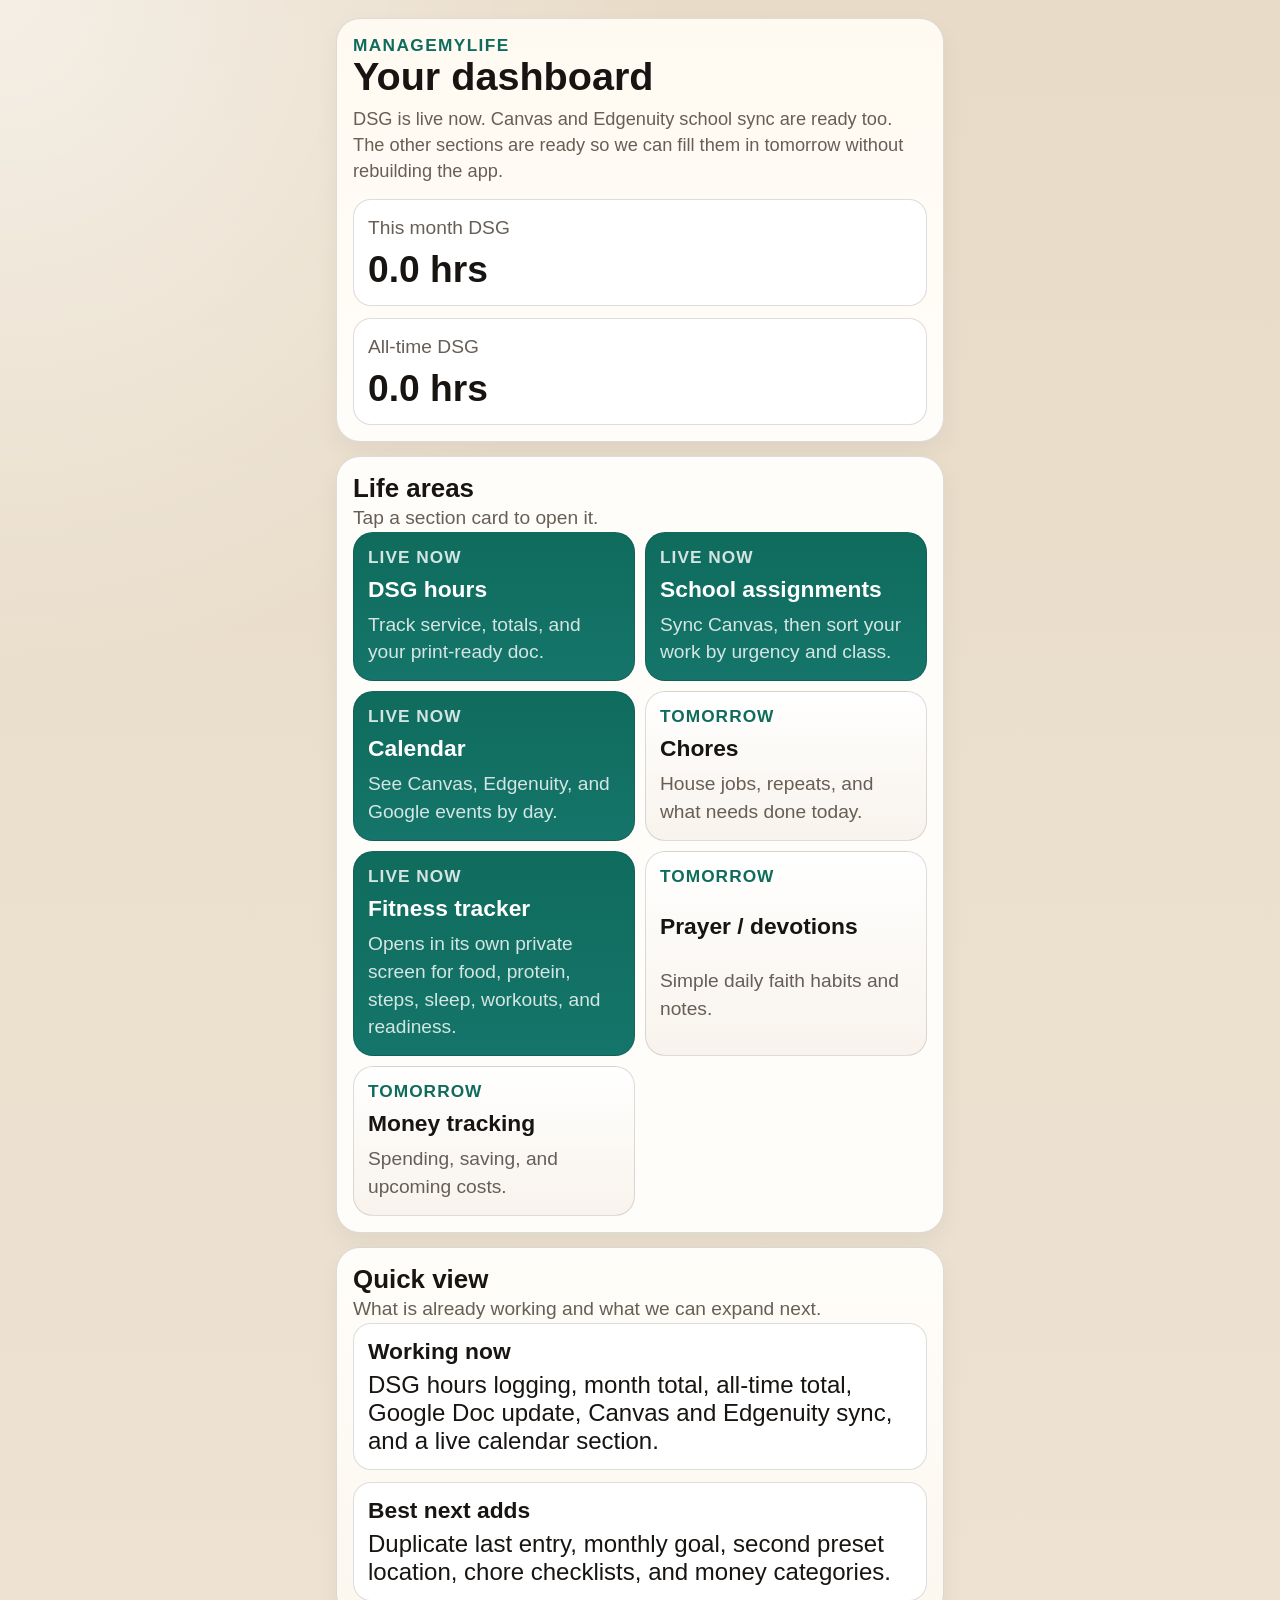
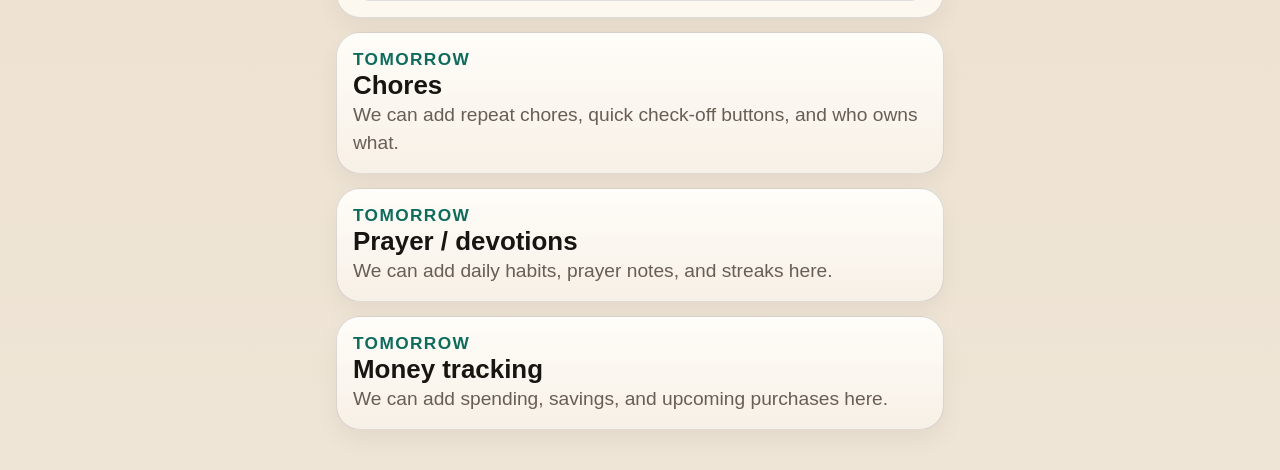
<file: index.html>
<!DOCTYPE html>
<html lang="en">
  <head>
    <meta charset="UTF-8">
    <meta name="viewport" content="width=device-width, initial-scale=1.0, maximum-scale=1.0, user-scalable=no">
    <meta name="theme-color" content="#0f6c5d">
    <meta name="apple-mobile-web-app-capable" content="yes">
    <meta name="apple-mobile-web-app-status-bar-style" content="default">
    <meta name="apple-mobile-web-app-title" content="ManageMyLife">
    <title>ManageMyLife</title>
    <link rel="apple-touch-icon" href="./icon-512.png">
    <link rel="icon" type="image/png" href="./icon-512.png">
    <link rel="manifest" href="./manifest.json">
    <link rel="stylesheet" href="./styles.css">
  </head>
  <body>
    <div class="shell">
      <section class="hero-card">
        <div>
          <p class="eyebrow">ManageMyLife</p>
          <h1>Your dashboard</h1>
          <p class="sub">DSG is live now. Canvas and Edgenuity school sync are ready too. The other sections are ready so we can fill them in tomorrow without rebuilding the app.</p>
        </div>
        <div class="hero-stats">
          <div class="hero-stat">
            <span class="mini">This month DSG</span>
            <strong id="dashboardMonthTotal">0.0 hrs</strong>
          </div>
          <div class="hero-stat">
            <span class="mini">All-time DSG</span>
            <strong id="dashboardOverallTotal">0.0 hrs</strong>
          </div>
        </div>
      </section>

      <section class="card">
        <div class="section-head">
          <div>
            <h2>Life areas</h2>
            <p class="mini">Tap a section card to open it.</p>
          </div>
        </div>
        <div class="dashboard-grid">
          <button class="dashboard-tile active" type="button" data-target="dsgSection">
            <span class="tile-kicker">Live now</span>
            <strong>DSG hours</strong>
            <span class="tile-copy">Track service, totals, and your print-ready doc.</span>
          </button>
          <button class="dashboard-tile active" type="button" data-target="schoolSection">
            <span class="tile-kicker">Live now</span>
            <strong>School assignments</strong>
            <span class="tile-copy">Sync Canvas, then sort your work by urgency and class.</span>
          </button>
          <button class="dashboard-tile active" type="button" data-target="calendarSection">
            <span class="tile-kicker">Live now</span>
            <strong>Calendar</strong>
            <span class="tile-copy">See Canvas, Edgenuity, and Google events by day.</span>
          </button>
          <button class="dashboard-tile" type="button" data-target="choresSection">
            <span class="tile-kicker">Tomorrow</span>
            <strong>Chores</strong>
            <span class="tile-copy">House jobs, repeats, and what needs done today.</span>
          </button>
          <button class="dashboard-tile active" type="button" data-target="fitnessSection">
            <span class="tile-kicker">Live now</span>
            <strong>Fitness tracker</strong>
            <span class="tile-copy">Opens in its own private screen for food, protein, steps, sleep, workouts, and readiness.</span>
          </button>
          <button class="dashboard-tile" type="button" data-target="prayerSection">
            <span class="tile-kicker">Tomorrow</span>
            <strong>Prayer / devotions</strong>
            <span class="tile-copy">Simple daily faith habits and notes.</span>
          </button>
          <button class="dashboard-tile" type="button" data-target="moneySection">
            <span class="tile-kicker">Tomorrow</span>
            <strong>Money tracking</strong>
            <span class="tile-copy">Spending, saving, and upcoming costs.</span>
          </button>
        </div>
      </section>

      <section class="card quick-overview">
        <div class="section-head">
          <div>
            <h2>Quick view</h2>
            <p class="mini">What is already working and what we can expand next.</p>
          </div>
        </div>
        <div class="overview-list">
          <div class="overview-item">
            <strong>Working now</strong>
            <span>DSG hours logging, month total, all-time total, Google Doc update, Canvas and Edgenuity sync, and a live calendar section.</span>
          </div>
          <div class="overview-item">
            <strong>Best next adds</strong>
            <span>Duplicate last entry, monthly goal, second preset location, chore checklists, and money categories.</span>
          </div>
        </div>
      </section>

      <section class="card tracker-card app-screen-section" id="dsgSection" aria-hidden="true" hidden>
        <div class="section-head">
          <div class="screen-head">
            <div>
              <p class="eyebrow">Active section</p>
              <h2>DSG tracker</h2>
              <p class="mini">Log your hours here, then open the Google Doc and print from there.</p>
            </div>
            <button class="btn ghost screen-close-btn" id="closeDsgBtn" type="button">Back to dashboard</button>
          </div>
        </div>

        <div class="totals-stack">
          <div class="total">
            <span class="mini">Current month total</span>
            <strong id="monthTotal">0.0 hrs</strong>
            <span id="monthLabel" class="mini"></span>
          </div>
          <div class="overall">
            <span class="mini">All-time total</span>
            <strong id="overallTotal">0.0 hrs</strong>
            <span class="mini">Everything you have logged so far</span>
          </div>
        </div>

        <div id="errorBox" class="error"></div>
        <div id="statusBox" class="status"></div>

        <div class="stack section-gap" id="appCard">
          <div class="button-stack">
            <button class="btn secondary" id="redeemerBtn" type="button">Use Redeemer Church</button>
            <button class="btn ghost" id="saveProfileBtn" type="button">Save project info</button>
            <a class="btn ghost" id="workingDocLink" href="#" target="_blank" rel="noopener noreferrer">Open Google Doc</a>
          </div>

          <label class="field">Location
            <input id="location" type="text">
          </label>

          <label class="field">Organization
            <input id="organization" type="text">
          </label>

          <label class="field">Description
            <textarea id="description"></textarea>
          </label>

          <label class="field">Date
            <input id="date" type="date">
          </label>

          <div class="control-box">
            <label>Hours
              <input class="hours-value" id="hours" type="text" readonly>
            </label>
            <div class="stepper">
              <button class="step" id="minusBtn" type="button">-</button>
              <div></div>
              <button class="step" id="plusBtn" type="button">+</button>
            </div>
            <div class="chip-grid">
              <button class="chip hour-chip" type="button" data-hours="0.5">0.5</button>
              <button class="chip hour-chip" type="button" data-hours="1">1</button>
              <button class="chip hour-chip" type="button" data-hours="1.5">1.5</button>
              <button class="chip hour-chip" type="button" data-hours="2">2</button>
              <button class="chip hour-chip" type="button" data-hours="2.5">2.5</button>
              <button class="chip hour-chip" type="button" data-hours="3">3</button>
            </div>
          </div>

          <div class="control-box">
            <label>Activity
              <input id="activity" type="text" readonly>
            </label>
            <div class="chip-grid">
              <button class="chip activity-chip" type="button" data-activity="Sunday school service">Sunday school</button>
              <button class="chip activity-chip" type="button" data-activity="Middle school assistant small group leader">Small group</button>
              <button class="chip activity-chip" type="button" data-activity="Chicago missions hamburger fundraiser">Fundraiser</button>
              <button class="chip activity-chip" type="button" data-activity="Church volunteering">General church</button>
            </div>
          </div>

          <div class="button-stack">
            <button class="btn primary" id="saveEntryBtn" type="button">Add hours</button>
            <button class="btn ghost" id="resetBtn" type="button">Reset entry</button>
          </div>

          <p class="notice">This app talks to your Google backend, so your DSG hours still save to Google and keep updating the doc.</p>

          <div class="section-head">
            <div>
              <h2>This month</h2>
              <p class="mini">These entries are the ones being pushed into your Google Doc.</p>
            </div>
          </div>
          <div class="entries" id="entries"></div>
        </div>
      </section>
<section class="card app-screen-section" id="schoolSection" aria-hidden="true" hidden>
        <div class="section-head">
          <div class="screen-head">
            <div>
              <p class="eyebrow">Live now</p>
              <h2>School assignments</h2>
              <p class="mini">Paste your Canvas base URL and access token on this device. The token stays in your browser storage here.</p>
            </div>
            <button class="btn ghost screen-close-btn" id="closeSchoolBtn" type="button">Back to dashboard</button>
          </div>
        </div>

        <div id="schoolErrorBox" class="error"></div>
        <div id="schoolStatusBox" class="status"></div>

        <div class="control-box dismiss-tools-box section-gap">
          <div class="section-head compact-head">
            <div>
              <p class="eyebrow">Hide clutter</p>
              <h3>Dismiss tools</h3>
              <p class="mini">Hide wrong, excused, or already-done items on this device. You can undo or restore them later.</p>
            </div>
          </div>

          <div class="button-stack dismiss-tool-actions">
            <button class="btn ghost" id="undoDismissSchoolBtn" type="button">Undo last dismiss</button>
            <button class="btn ghost dismiss-btn" id="dismissSchoolOverdueBtn" type="button">Dismiss all overdue</button>
          </div>

          <details class="compact-details dismiss-hidden-panel">
            <summary>Hidden school items <span class="dismiss-count" id="schoolDismissedCount">0 items</span></summary>
            <p class="mini">These are only hidden on this device.</p>
            <div class="button-stack dismiss-tool-actions">
              <button class="btn ghost" id="restoreSchoolDismissedBtn" type="button">Restore hidden school items</button>
            </div>
            <div class="entries compact-entries" id="schoolDismissedList"></div>
          </details>

          <details class="compact-details dismiss-policy-panel">
            <summary>Auto-hide old overdue work</summary>
            <p class="mini">This only hides Canvas and Edgenuity items on this device after they have been overdue for a while.</p>
            <label class="field">Auto-hide after
              <select id="schoolAutoDismissDays">
                <option value="0">Off</option>
                <option value="3">3 days overdue</option>
                <option value="7">7 days overdue</option>
                <option value="14">14 days overdue</option>
              </select>
            </label>
            <p class="mini" id="schoolAutoDismissSummary">Auto-hide is off.</p>
          </details>
        </div>

        <div class="control-box notification-box section-gap">
          <div class="section-head compact-head">
            <div>
              <p class="eyebrow">Phone alerts</p>
              <h3>Test command center</h3>
              <p class="mini">I watch Canvas, Edgenuity, and calendar items for tests. Weird teacher names like Physics TM08 can be caught with class rules too.</p>
            </div>
          </div>

          <div class="button-stack">
            <button class="btn secondary" id="enableTestNotificationsBtn" type="button">Turn on test alerts</button>
            <button class="btn ghost" id="sendTestNotificationBtn" type="button">Send test notification</button>
          </div>

          <div class="test-tool-block">
            <strong>Reminder timing</strong>
            <p class="mini">Tap the reminders you want. Google Calendar uses these too.</p>
            <div class="chip-grid reminder-grid" id="testReminderTiming"></div>
          </div>

          <div class="test-tool-block">
            <strong>Upcoming tests</strong>
            <p class="mini notification-status" id="upcomingTestsSummary">No upcoming tests found yet.</p>
            <div class="entries compact-entries" id="upcomingTestsList"></div>
          </div>

          <div id="testStudyPlanPanel"></div>

          <details class="test-rules-box">
            <summary>Teacher/class rules</summary>
            <p class="mini">Built-in rules are always on. Add a custom rule if a teacher names tests in a strange way.</p>
            <div class="rule-list" id="testRulesList"></div>
            <div class="rule-form">
              <label class="field">Course contains
                <input id="testRuleCourse" type="text" placeholder="Example: AP Phys">
              </label>
              <label class="field">Title contains
                <input id="testRuleTitle" type="text" placeholder="Example: TM">
              </label>
              <label class="field">Details contain
                <input id="testRuleDetails" type="text" placeholder="Example: MCQ">
              </label>
              <label class="field">Rule name
                <input id="testRuleLabel" type="text" placeholder="Example: Physics test rule">
              </label>
              <button class="btn ghost" id="saveTestRuleBtn" type="button">Save teacher rule</button>
              <button class="btn ghost dismiss-btn" id="clearTestRulesBtn" type="button">Clear custom rules</button>
            </div>
          </details>

          <p class="mini notification-status" id="testNotificationStatus">Tap Turn on test alerts to ask this phone for notification permission.</p>
          <p class="notice">Most reliable option: tap Add Google reminders on a test. That creates a real Google Calendar event with reminder popups.</p>
        </div>

        <div class="control-box inbox-box section-gap">
          <div class="section-head compact-head">
            <div>
              <p class="eyebrow">Secure summary</p>
              <h3>Canvas inbox triage</h3>
              <p class="mini">This section never talks to Canvas directly. It only shows the cleaned summary pushed from your own computer through Apps Script.</p>
            </div>
          </div>

          <div class="button-stack">
            <button class="btn ghost" id="canvasInboxRefreshBtn" type="button">Refresh inbox summary</button>
          </div>

          <div class="school-summary-grid">
            <div class="overview-item urgency-card normal">
              <strong id="canvasInboxMessageCount">0 messages</strong>
              <span>Latest triaged inbox count</span>
            </div>
            <div class="overview-item urgency-card today">
              <strong id="canvasInboxUnreadCount">0 unread</strong>
              <span>Unread items in the saved summary</span>
            </div>
            <div class="overview-item urgency-card week">
              <strong id="canvasInboxImportantCount">0 important</strong>
              <span>Items ranked most important</span>
            </div>
          </div>

          <div class="overview-item">
            <strong id="canvasInboxLastUpdated">No inbox summary yet.</strong>
            <span>Updated by your local computer script, not by the browser.</span>
          </div>

          <div class="school-block">
            <div class="section-head compact-head">
              <div>
                <h3>Most Important</h3>
                <p class="mini">Unread, urgent, counselor/teacher/admin, and deadline-heavy messages float here.</p>
              </div>
            </div>
            <div class="entries compact-entries" id="canvasInboxMostImportant"></div>
          </div>

          <div class="school-block">
            <div class="section-head compact-head">
              <div>
                <h3>Reply Soon</h3>
                <p class="mini">Important enough to respond, but not top-priority urgent.</p>
              </div>
            </div>
            <div class="entries compact-entries" id="canvasInboxReplySoon"></div>
          </div>

          <div class="school-block">
            <div class="section-head compact-head">
              <div>
                <h3>FYI</h3>
                <p class="mini">Low urgency messages that still matter for context.</p>
              </div>
            </div>
            <div class="entries compact-entries" id="canvasInboxFyi"></div>
          </div>
        </div>

        <div class="stack section-gap">
          <label class="field">Canvas base URL
            <input id="canvasBaseUrl" type="url" placeholder="https://your-school.instructure.com">
          </label>

          <label class="field">Canvas access token
            <input id="canvasToken" type="password" placeholder="Paste token here">
          </label>

          <div class="button-stack">
            <button class="btn secondary" id="saveCanvasSettingsBtn" type="button">Save Canvas settings</button>
            <button class="btn primary" id="syncCanvasBtn" type="button">Sync Canvas assignments</button>
          </div>

          <div class="school-summary-grid">
            <div class="overview-item urgency-card overdue">
              <strong id="canvasOverdueCount">0 overdue</strong>
              <span>Assignments already past due</span>
            </div>
            <div class="overview-item urgency-card today">
              <strong id="canvasTodayCount">0 due today</strong>
              <span>Things to handle before the day ends</span>
            </div>
            <div class="overview-item urgency-card week">
              <strong id="canvasWeekCount">0 due this week</strong>
              <span>Upcoming work due within 7 days</span>
            </div>
            <div class="overview-item urgency-card normal">
              <strong id="canvasAssignmentCount">0 assignments</strong>
              <span>Upcoming work pulled from Canvas</span>
            </div>
          </div>

          <div class="school-summary-grid two-up">
            <div class="overview-item">
              <strong id="canvasClassCount">0 classes</strong>
              <span>Classes represented in the synced list</span>
            </div>
            <div class="overview-item">
              <strong id="canvasNextDue">No due date yet</strong>
              <span>Next assignment deadline</span>
            </div>
          </div>

          <div class="school-block">
            <div class="section-head compact-head">
              <div>
                <h3>Due today</h3>
                <p class="mini">The most urgent work first.</p>
              </div>
            </div>
            <div class="entries" id="canvasDueToday"></div>
          </div>

          <div class="school-block">
            <div class="section-head compact-head">
              <div>
                <h3>Due this week</h3>
                <p class="mini">Everything due in the next 7 days.</p>
              </div>
            </div>
            <div class="entries" id="canvasDueThisWeek"></div>
          </div>

          <div class="school-block">
            <div class="section-head compact-head">
              <div>
                <h3>By class</h3>
                <p class="mini">Grouped so you can knock work out class by class.</p>
              </div>
            </div>
            <div class="class-groups" id="canvasByClass"></div>
          </div>


          <div class="school-block integration-block">
            <div class="section-head compact-head">
              <div>
                <p class="eyebrow">Live now</p>
                <h3>Edgenuity</h3>
                <p class="mini">Paste your Edgenuity API base URL, enrollment ID, and access token on this device. The token stays in your browser storage here.</p>
              </div>
            </div>

            <label class="field">Edgenuity API base URL
              <input id="edgenuityApiBaseUrl" type="url" placeholder="https://r07.core.learn.edgenuity.com">
            </label>

            <label class="field">Edgenuity enrollment ID
              <input id="edgenuityEnrollmentId" type="text" placeholder="05b6ab11-ec90-46d8-bc30-1d3519db593f">
            </label>

            <label class="field">Edgenuity access token
              <input id="edgenuityToken" type="password" placeholder="Paste token here">
            </label>

            <div class="button-stack">
              <button class="btn secondary" id="saveEdgenuitySettingsBtn" type="button">Save Edgenuity settings</button>
              <button class="btn primary" id="syncEdgenuityBtn" type="button">Sync Edgenuity assignments</button>
            </div>

            <div class="school-summary-grid">
              <div class="overview-item urgency-card overdue">
                <strong id="edgenuityOverdueCount">0 overdue</strong>
                <span>Edgenuity items already past due</span>
              </div>
              <div class="overview-item urgency-card today">
                <strong id="edgenuityTodayCount">0 due today</strong>
                <span>Assignments to knock out today</span>
              </div>
              <div class="overview-item urgency-card week">
                <strong id="edgenuityWeekCount">0 due this week</strong>
                <span>Upcoming work due within 7 days</span>
              </div>
              <div class="overview-item urgency-card normal">
                <strong id="edgenuityAssignmentCount">0 open items</strong>
                <span>Open work pulled from Edgenuity</span>
              </div>
            </div>

            <div class="school-summary-grid two-up">
              <div class="overview-item">
                <strong id="edgenuityCourseName">Edgenuity course</strong>
                <span>Current synced course</span>
              </div>
              <div class="overview-item">
                <strong id="edgenuityNextDue">No due date yet</strong>
                <span>Next Edgenuity deadline</span>
              </div>
            </div>

            <div class="school-block">
              <div class="section-head compact-head">
                <div>
                  <h3>Edgenuity due today</h3>
                  <p class="mini">What needs attention right now.</p>
                </div>
              </div>
              <div class="entries" id="edgenuityDueToday"></div>
            </div>

            <div class="school-block">
              <div class="section-head compact-head">
                <div>
                  <h3>Edgenuity due this week</h3>
                  <p class="mini">Your next chunk of work.</p>
                </div>
              </div>
              <div class="entries" id="edgenuityDueThisWeek"></div>
            </div>

            <div class="school-block">
              <div class="section-head compact-head">
                <div>
                  <h3>By unit</h3>
                  <p class="mini">Grouped so you can see which unit is stacking up.</p>
                </div>
              </div>
              <div class="class-groups" id="edgenuityByUnit"></div>
            </div>
          </div>
        </div>
      </section>

            <section class="card app-screen-section" id="calendarSection" aria-hidden="true" hidden>
        <div class="section-head">
          <div class="screen-head">
            <div>
              <p class="eyebrow">Live now</p>
              <h2>Calendar</h2>
              <p class="mini">Your school work and your Google Calendar in one place.</p>
            </div>
            <button class="btn ghost screen-close-btn" id="closeCalendarBtn" type="button">Back to dashboard</button>
          </div>
        </div>

        <div id="calendarErrorBox" class="error"></div>
        <div id="calendarStatusBox" class="status"></div>

        <div class="control-box dismiss-tools-box section-gap">
          <div class="section-head compact-head">
            <div>
              <p class="eyebrow">Hide clutter</p>
              <h3>Dismiss tools</h3>
              <p class="mini">Quickly hide overdue school items here too, then restore them later if needed.</p>
            </div>
          </div>

          <div class="button-stack dismiss-tool-actions">
            <button class="btn ghost" id="undoDismissCalendarBtn" type="button">Undo last dismiss</button>
            <button class="btn ghost dismiss-btn" id="dismissCalendarOverdueBtn" type="button">Dismiss all overdue</button>
          </div>

          <details class="compact-details dismiss-hidden-panel">
            <summary>Hidden calendar items <span class="dismiss-count" id="calendarDismissedCount">0 items</span></summary>
            <p class="mini">This includes anything hidden from the calendar view on this device.</p>
            <div class="button-stack dismiss-tool-actions">
              <button class="btn ghost" id="restoreCalendarDismissedBtn" type="button">Restore hidden calendar items</button>
            </div>
            <div class="entries compact-entries" id="calendarDismissedList"></div>
          </details>
        </div>

        <div class="button-stack section-gap">
          <button class="btn secondary" id="rebuildCalendarBtn" type="button">Refresh school calendar</button>
          <button class="btn primary" id="syncGoogleCalendarBtn" type="button">Sync Google Calendar</button>
          <a class="btn ghost" id="openGoogleCalendarLink" href="https://calendar.google.com/calendar/u/0/r" target="_blank" rel="noopener noreferrer">Open Google Calendar</a>
        </div>

        <div class="school-summary-grid two-up">
          <div class="overview-item">
            <strong id="calendarItemCount">0 items</strong>
            <span>Everything showing on your calendar right now</span>
          </div>
          <div class="overview-item">
            <strong id="calendarNextItem">Nothing scheduled yet</strong>
            <span>Next thing coming up</span>
          </div>
        </div>

        <div class="school-block">
          <div class="section-head compact-head">
            <div>
              <h3>Google preview</h3>
              <p class="mini">A small look at your next Google Calendar events.</p>
            </div>
          </div>
          <div class="entries compact-entries" id="googleCalendarPreview"></div>
        </div>

        <div class="school-block">
          <div class="section-head compact-head calendar-today-head">
            <div>
              <h3>Today</h3>
              <p class="mini">What is due or happening today.</p>
            </div>
            <button class="btn ghost dismiss-btn" id="dismissCalendarTodayBtn" type="button">Dismiss school items in Today</button>
          </div>
          <div class="entries" id="calendarToday"></div>
        </div>

        <div class="school-block">
          <div class="section-head compact-head">
            <div>
              <h3>Next 7 days</h3>
              <p class="mini">Everything grouped by day so you can plan the week.</p>
            </div>
          </div>
          <div class="calendar-days" id="calendarWeek"></div>
        </div>
      </section>

<section class="card placeholder-card" id="choresSection">
        <p class="eyebrow">Tomorrow</p>
        <h2>Chores</h2>
        <p class="mini">We can add repeat chores, quick check-off buttons, and who owns what.</p>
      </section>

      <section class="card fitness-screen app-screen-section" id="fitnessSection" aria-hidden="true" hidden>
        <div class="section-head">
          <div class="screen-head">
            <div>
              <p class="eyebrow">Live now</p>
              <h2>Fitness tracker</h2>
              <p class="mini">A private daily tracker for food, protein, water, steps, sleep, heart rate, workouts, mood, and trends.</p>
            </div>
            <button class="btn ghost screen-close-btn" id="closeFitnessBtn" type="button">Back to dashboard</button>
          </div>
        </div>

        <div id="fitnessStatusBox" class="status"></div>

        <div class="fitness-panel" id="fitnessTodayPanel">
          <div class="fitness-overview-grid">
            <div class="overview-item readiness-card fitness-stat-card">
              <strong id="fitnessReadinessScore">--</strong>
              <span>Readiness score</span>
            </div>
            <div class="overview-item fitness-stat-card">
              <strong id="fitnessWeeklyScore">--</strong>
              <span id="fitnessWeeklyScoreLabel">Weekly fitness score</span>
            </div>
            <div class="overview-item fitness-stat-card">
              <strong id="fitnessWorkoutStreak">0 days</strong>
              <span>Workout streak</span>
            </div>
            <div class="overview-item fitness-stat-card">
              <strong id="fitnessAvgSleep">0 hrs</strong>
              <span>7-day avg sleep</span>
            </div>
          </div>

          <div class="fitness-routine-shell section-gap">
            <div class="fitness-routine-hero">
              <div class="fitness-routine-copy">
                <p class="eyebrow">Today’s routine</p>
                <h3 id="fitnessTodayWorkoutTitle">Today workout</h3>
                <p class="mini" id="fitnessTodayWorkoutFocus">Loading plan...</p>
                <div class="fitness-routine-meta" id="fitnessRoutineMeta"></div>
              </div>
              <div class="fitness-muscle-card">
                <div class="fitness-muscle-map" id="fitnessMuscleMap"></div>
                <p class="mini">Muscle focus for today</p>
              </div>
            </div>

            <div class="fitness-week-strip" id="fitnessWeekPlan"></div>
          </div>

          <div class="fitness-coach-card section-gap">
            <div>
              <p class="eyebrow">Locked profile</p>
              <h3 id="fitnessProfileSummary">17 year old male | 200.2 lb | 6'1 estimate</h3>
              <p class="mini">This is your fixed profile. You do not need to change it.</p>
            </div>
            <div class="coach-note" id="fitnessDailyFocus">First: type your weight, water, steps, and sleep. Then press Save daily log.</div>
          </div>

          <div class="fitness-dashboard-grid section-gap">
            <div class="control-box workout-card" id="fitnessWorkoutPlan"></div>

            <div class="fitness-side-stack">
              <div class="control-box fitness-goal-card">
                <div class="compact-title-row">
                  <h3>Today’s targets</h3>
                  <span class="mini">Live progress</span>
                </div>
                <div class="fitness-goal-list">
                  <div class="fitness-goal-row">
                    <span>Protein</span>
                    <strong id="fitnessProteinProgress">0 / 0g</strong>
                  </div>
                  <div class="fitness-goal-row">
                    <span>Calories</span>
                    <strong id="fitnessCaloriesProgress">0 / 0</strong>
                  </div>
                  <div class="fitness-goal-row">
                    <span>Movement</span>
                    <strong id="fitnessStepsProgress">0 steps</strong>
                  </div>
                  <div class="fitness-goal-row">
                    <span id="fitnessWaterTarget">Water goal: -- cups</span>
                    <span id="fitnessSleepTarget">Sleep goal: -- hrs</span>
                  </div>
                  <div class="fitness-goal-row">
                    <span id="fitnessWorkoutTarget">Workout goal: --/week</span>
                    <span id="fitnessAvgSteps">0 steps</span>
                  </div>
                </div>
                <div class="fitness-mini-chart" id="fitnessMacroChart"></div>
              </div>

              <div class="control-box fitness-graph-card">
                <div class="compact-title-row">
                  <h3>Consistency</h3>
                  <span class="mini">Last 7 days</span>
                </div>
                <div class="fitness-mini-chart" id="fitnessConsistencyChart"></div>
              </div>
            </div>
          </div>

          <details class="control-box section-gap compact-details checklist-details">
            <summary>Morning checklist: do these after you wake up</summary>
            <div class="checklist-list" id="fitnessMorningChecklist"></div>
          </details>

          <details class="control-box section-gap compact-details checklist-details">
            <summary>Night checklist: do these before bed</summary>
            <div class="checklist-list" id="fitnessNightChecklist"></div>
          </details>

          <div class="control-box section-gap compact-log-box">
            <div class="compact-title-row">
              <h3>Daily log</h3>
              <span class="mini">Type numbers here. Then press Save daily log.</span>
            </div>
            <label class="field">Date
              <input id="fitnessDate" type="date">
            </label>
            <div class="school-summary-grid two-up compact-field-grid">
              <label class="field">Weight (lb)
                <input id="fitnessWeight" type="number" min="0" step="0.1" placeholder="Example: 160">
              </label>
              <label class="field">Water (cups)
                <input id="fitnessWater" type="number" min="0" step="1" placeholder="8">
              </label>
              <label class="field">Steps
                <input id="fitnessSteps" type="number" min="0" step="1" placeholder="10000">
              </label>
              <label class="field">Active min
                <input id="fitnessActiveMinutes" type="number" min="0" step="1" placeholder="45">
              </label>
              <label class="field">Resting HR
                <input id="fitnessRestingHr" type="number" min="0" step="1" placeholder="60">
              </label>
              <label class="field">Sleep (hrs)
                <input id="fitnessSleep" type="number" min="0" step="0.25" placeholder="8">
              </label>
            </div>
            <div class="chip-grid quick-log-grid" aria-label="Quick fitness logging">
              <button class="chip fitness-quick" type="button" data-fitness-field="water" data-delta="1">+1 water</button>
              <button class="chip fitness-quick" type="button" data-fitness-field="steps" data-delta="1000">+1k steps</button>
              <button class="chip fitness-quick" type="button" data-fitness-field="activeMinutes" data-delta="10">+10 active</button>
              <button class="chip fitness-quick" type="button" data-fitness-field="sleep" data-delta="0.5">+0.5 sleep</button>
            </div>
            <label class="toggle-row compact-toggle">
              <input id="fitnessWorkoutDone" type="checkbox">
              <span>Workout done today</span>
            </label>
            <details class="compact-details">
              <summary>Optional extras: only if you know them</summary>
              <div class="school-summary-grid two-up compact-field-grid">
                <label class="field">Avg HR
                  <input id="fitnessAvgHr" type="number" min="0" step="1" placeholder="80">
                </label>
                <label class="field">Mood / energy (1-10)
                  <input id="fitnessMood" type="number" min="1" max="10" step="1" placeholder="7">
                </label>
              </div>
              <label class="field">Notes
                <textarea id="fitnessNotes" placeholder="Anything that matters today"></textarea>
              </label>
            </details>
            <div class="button-stack">
              <button class="btn primary" id="saveFitnessDayBtn" type="button">Save daily log</button>
            </div>
          </div>

          <div class="control-box section-gap compact-log-box">
            <div class="compact-title-row">
              <h3>Food</h3>
              <span class="mini">Quick calories and protein.</span>
            </div>
            <div class="school-summary-grid two-up compact-field-grid">
              <label class="field">Food
                <input id="foodName" type="text" placeholder="Chicken bowl">
              </label>
              <label class="field">Meal
                <select id="foodMeal">
                  <option>Breakfast</option>
                  <option>Lunch</option>
                  <option>Dinner</option>
                  <option>Snack</option>
                </select>
              </label>
              <label class="field">Calories
                <input id="foodCalories" type="number" min="0" step="1" placeholder="500">
              </label>
              <label class="field">Protein (g)
                <input id="foodProtein" type="number" min="0" step="1" placeholder="30">
              </label>
            </div>
            <div class="button-stack compact-buttons">
              <button class="btn primary" id="addFoodBtn" type="button">Add food</button>
            </div>
            <div class="entries compact-entries" id="fitnessFoodList"></div>
          </div>

          <div class="fitness-trends-grid section-gap">
            <div class="control-box compact-history">
              <div class="compact-title-row">
                <h3>Weight trend</h3>
                <span class="mini" id="fitnessWeightTrendSummary">Log weight to start the graph.</span>
              </div>
              <div class="weight-chart" id="fitnessWeightChart"></div>
              <div class="school-summary-grid compact-fitness-grid section-gap">
                <div class="overview-item">
                  <strong id="fitnessWeightTrend">--</strong>
                  <span>7-day avg weight</span>
                </div>
                <div class="overview-item">
                  <strong id="fitnessActiveAvg">0 min</strong>
                  <span>7-day avg active min</span>
                </div>
              </div>
            </div>

            <div class="control-box compact-history" id="fitnessHistoryPanel">
              <div class="compact-title-row">
                <h3>Saved history</h3>
                <span class="mini">Recent check-ins and meals</span>
              </div>
              <div class="school-summary-grid compact-fitness-grid section-gap">
                <div class="overview-item">
                  <strong id="fitnessHistoryDays">0</strong>
                  <span>Saved day logs</span>
                </div>
                <div class="overview-item">
                  <strong id="fitnessLastSaved">No log yet</strong>
                  <span>Most recent save</span>
                </div>
              </div>
              <div class="entries section-gap compact-entries" id="fitnessHistoryList"></div>
            </div>
          </div>

          <details class="control-box section-gap compact-details">
            <summary>All trend details</summary>
            <div class="school-summary-grid compact-fitness-grid section-gap">
              <div class="overview-item">
                <strong id="fitnessWeightTrendDetail">--</strong>
                <span>7-day avg weight</span>
              </div>
              <div class="overview-item">
                <strong id="fitnessAvgStepsDetail">0 steps</strong>
                <span>7-day avg steps</span>
              </div>
              <div class="overview-item">
                <strong id="fitnessAvgSleepDetail">0 hrs</strong>
                <span>7-day avg sleep</span>
              </div>
              <div class="overview-item">
                <strong id="fitnessWorkoutStreakDetail">0 days</strong>
                <span>Workout streak</span>
              </div>
            </div>
          </details>
        </div>
      </section>

      <section class="card placeholder-card" id="prayerSection">
        <p class="eyebrow">Tomorrow</p>
        <h2>Prayer / devotions</h2>
        <p class="mini">We can add daily habits, prayer notes, and streaks here.</p>
      </section>

      <section class="card placeholder-card" id="moneySection">
        <p class="eyebrow">Tomorrow</p>
        <h2>Money tracking</h2>
        <p class="mini">We can add spending, savings, and upcoming purchases here.</p>
      </section>
    </div>

    <script src="./app.js?v=20260810b"></script>
  </body>
</html>
</file>
<file: styles.css>
:root {
  --bg: #efe5d6;
  --card: #fffdf9;
  --card-alt: #f8f3ec;
  --ink: #171412;
  --muted: #675e55;
  --accent: #0f6c5d;
  --accent-strong: #0b564b;
  --accent-soft: #d7ebe6;
  --border: rgba(23, 20, 18, 0.14);
  --danger: #9e2f2f;
  --warning: #b36b00;
  --warning-soft: #fff3dd;
  --danger-soft: #fff0f0;
}

* { box-sizing: border-box; }

html {
  font-size: 22px;
  scroll-behavior: smooth;
}

body {
  margin: 0;
  font-family: Arial, Helvetica, sans-serif;
  background:
    radial-gradient(circle at top left, rgba(255,255,255,.55), transparent 28%),
    linear-gradient(180deg, #e8dbc7 0%, var(--bg) 100%);
  color: var(--ink);
}

.shell {
  width: 100%;
  max-width: 560px;
  margin: 0 auto;
  padding: 14px 10px 40px;
  display: grid;
  gap: 14px;
}

.hero-card,
.card {
  background: var(--card);
  border: 1px solid var(--border);
  border-radius: 24px;
  padding: 16px;
  box-shadow: 0 10px 24px rgba(0, 0, 0, 0.05);
}

.hero-card {
  background: linear-gradient(180deg, #fffaf1 0%, #fffdf9 100%);
  display: grid;
  gap: 14px;
}

h1, h2, h3, p {
  margin: 0;
}

h1 {
  font-size: 1.65rem;
  line-height: 1.05;
}

h2 {
  font-size: 1.08rem;
  line-height: 1.2;
}

h3 {
  font-size: 0.96rem;
  line-height: 1.2;
}

.eyebrow {
  font-size: 0.72rem;
  font-weight: 700;
  letter-spacing: 0.08em;
  text-transform: uppercase;
  color: var(--accent);
}

.sub, .mini, .notice, .tile-copy {
  color: var(--muted);
  line-height: 1.45;
}

.sub {
  margin-top: 8px;
  font-size: 0.76rem;
}

.mini, .notice, .tile-copy {
  font-size: 0.8rem;
}

.section-head,
.stack,
.field,
.group,
.entries,
.totals-stack,
.hero-stats,
.overview-list,
.class-groups,
.school-block {
  display: grid;
  gap: 12px;
}

.integration-block {
  margin-top: 8px;
  padding-top: 8px;
  border-top: 1px solid var(--border);
}

.compact-head {
  gap: 6px;
}

.calendar-today-head {
  display: flex;
  justify-content: space-between;
  align-items: flex-start;
  flex-wrap: wrap;
}

.hero-stats,
.totals-stack,
.school-summary-grid {
  grid-template-columns: 1fr;
}

.school-summary-grid.two-up {
  grid-template-columns: repeat(2, minmax(0, 1fr));
}

.hero-stat,
.total,
.overall,
.overview-item,
.class-card,
.calendar-day {
  background: white;
  border: 1px solid var(--border);
  border-radius: 18px;
  padding: 14px;
  display: grid;
  gap: 6px;
}

.hero-stat strong,
.total strong,
.overall strong {
  font-size: 1.55rem;
}

.urgency-card.overdue {
  background: var(--danger-soft);
}

.urgency-card.today {
  background: var(--warning-soft);
}

.dashboard-grid {
  display: grid;
  grid-template-columns: repeat(2, minmax(0, 1fr));
  gap: 10px;
}

.dashboard-tile {
  border: 1px solid var(--border);
  border-radius: 20px;
  background: linear-gradient(180deg, #ffffff 0%, var(--card-alt) 100%);
  padding: 14px;
  text-align: left;
  display: grid;
  gap: 8px;
  min-height: 142px;
  color: var(--ink);
}

.dashboard-tile.active {
  background: linear-gradient(180deg, #0f6c5d 0%, #15756a 100%);
  color: white;
}

.dashboard-tile.active .tile-kicker,
.dashboard-tile.active .tile-copy {
  color: rgba(255,255,255,0.82);
}

.tile-kicker {
  font-size: 0.72rem;
  font-weight: 700;
  text-transform: uppercase;
  letter-spacing: 0.06em;
  color: var(--accent);
}

.dashboard-tile strong,
.overview-item strong,
.class-card strong {
  font-size: 0.95rem;
}

.class-card-head {
  display: flex;
  justify-content: space-between;
  align-items: flex-start;
  gap: 10px;
  flex-wrap: wrap;
}

.class-group-dismiss-btn {
  min-width: 0;
}

label {
  display: grid;
  gap: 8px;
  font-weight: 700;
  font-size: 0.88rem;
}

input, textarea, button, a {
  font: inherit;
}

input, textarea {
  width: 100%;
  border: 1px solid var(--border);
  border-radius: 18px;
  padding: 14px 16px;
  background: white;
  color: var(--ink);
  font-size: 0.92rem;
}

input[type="date"] {
  min-height: 68px;
}

textarea {
  min-height: 138px;
  resize: vertical;
}

.control-box {
  background: white;
  border: 1px solid var(--border);
  border-radius: 20px;
  padding: 14px;
  display: grid;
  gap: 12px;
}

.notification-box {
  background:
    radial-gradient(circle at top right, rgba(15, 108, 93, 0.13), transparent 34%),
    linear-gradient(180deg, #ffffff 0%, #f1faf7 100%);
  border-color: rgba(15, 108, 93, 0.22);
}

.inbox-box {
  background:
    radial-gradient(circle at top left, rgba(23, 20, 18, 0.06), transparent 28%),
    linear-gradient(180deg, #ffffff 0%, #f8f6f2 100%);
}

.inbox-card {
  border-color: rgba(23, 20, 18, 0.1);
}

.inbox-preview {
  margin: 0;
  line-height: 1.45;
}

.notification-status {
  background: rgba(15, 108, 93, 0.08);
  border-radius: 14px;
  padding: 10px 12px;
}

.test-tool-block,
.test-rules-box,
.study-plan-card {
  background: rgba(255, 255, 255, 0.72);
  border: 1px solid rgba(15, 108, 93, 0.14);
  border-radius: 18px;
  padding: 12px;
  display: grid;
  gap: 10px;
}

.reminder-grid {
  grid-template-columns: repeat(2, minmax(0, 1fr));
}

.reminder-chip {
  min-height: 54px;
}

.test-card {
  border-color: rgba(15, 108, 93, 0.18);
}

.test-actions {
  grid-template-columns: 1fr;
}

.test-rules-box summary {
  cursor: pointer;
  font-weight: 800;
}

.rule-list,
.rule-form {
  display: grid;
  gap: 10px;
}

.rule-pill {
  background: rgba(15, 108, 93, 0.08);
  border-radius: 14px;
  padding: 9px 10px;
  color: var(--accent-strong);
  font-size: 0.76rem;
  line-height: 1.35;
}

.study-plan-card {
  background: linear-gradient(180deg, #171412 0%, #2a241d 100%);
  color: white;
  border-color: rgba(255, 255, 255, 0.18);
}

.study-plan-card .mini,
.study-plan-card .eyebrow {
  color: rgba(255, 255, 255, 0.78);
}

.study-plan-card ol {
  margin: 0;
  padding-left: 24px;
  display: grid;
  gap: 8px;
  font-size: 0.82rem;
  line-height: 1.4;
}

.study-plan-card li::marker {
  font-weight: 800;
  color: #b9e6db;
}

button:disabled {
  opacity: 0.55;
}

.stepper {
  display: grid;
  grid-template-columns: 84px 1fr 84px;
  gap: 12px;
  align-items: center;
}

.step {
  min-height: 72px;
  border: 0;
  border-radius: 18px;
  background: var(--ink);
  color: white;
  font-size: 2rem;
  font-weight: 700;
}

.hours-value {
  text-align: center;
  font-size: 1.45rem;
  font-weight: 700;
  min-height: 72px;
}

.chip-grid,
.button-stack {
  display: grid;
  gap: 10px;
}

.chip-grid {
  grid-template-columns: repeat(2, minmax(0, 1fr));
}

.chip, .btn {
  min-height: 60px;
  border: 0;
  border-radius: 18px;
  padding: 14px 16px;
  text-align: center;
  text-decoration: none;
  display: inline-flex;
  align-items: center;
  justify-content: center;
  font-weight: 700;
  font-size: 0.9rem;
}

.chip {
  background: var(--accent-soft);
  color: var(--accent);
}

.chip.active {
  background: var(--accent);
  color: white;
}

.btn.primary {
  background: var(--ink);
  color: white;
}

.btn.secondary {
  background: var(--accent);
  color: white;
}

.btn.ghost {
  background: white;
  color: var(--ink);
  border: 1px solid var(--border);
}

.entry {
  background: white;
  border: 1px solid var(--border);
  border-radius: 18px;
  padding: 14px;
  display: grid;
  gap: 10px;
}

.entry-top {
  display: grid;
  gap: 4px;
}

.entry strong {
  font-size: 0.95rem;
}

.assignment-card {
  background: linear-gradient(180deg, #ffffff 0%, #fbf7f0 100%);
}

.assignment-card.overdue {
  border-color: rgba(158, 47, 47, 0.28);
  background: linear-gradient(180deg, #fff4f4 0%, #fff9f9 100%);
}

.assignment-card.today {
  border-color: rgba(179, 107, 0, 0.24);
  background: linear-gradient(180deg, #fff7e8 0%, #fffdf9 100%);
}

.assignment-meta {
  color: var(--muted);
  font-size: 0.78rem;
  line-height: 1.45;
}

.assignment-row {
  display: grid;
  gap: 4px;
}

.assignment-actions {
  display: grid;
  grid-template-columns: repeat(2, minmax(0, 1fr));
  gap: 10px;
}

.dismiss-btn {
  color: var(--danger);
  border-color: rgba(158, 47, 47, 0.22);
}

.dismiss-btn.confirming {
  background: var(--danger);
  color: #ffffff;
  border-color: var(--danger);
}

.btn.confirming {
  background: var(--ink);
  color: #ffffff;
  border-color: var(--ink);
}

.dismiss-tool-actions {
  grid-template-columns: repeat(2, minmax(0, 1fr));
}

.dismiss-hidden-panel summary {
  display: flex;
  align-items: center;
  justify-content: space-between;
  gap: 12px;
}

.dismiss-count {
  font-size: 0.78rem;
  color: var(--muted);
}

.dismissed-card {
  background: rgba(255, 255, 255, 0.84);
}

.assignment-tag {
  display: inline-flex;
  align-items: center;
  justify-content: center;
  min-height: 34px;
  padding: 6px 10px;
  border-radius: 999px;
  font-size: 0.72rem;
  font-weight: 700;
  width: fit-content;
}

.assignment-tag.overdue {
  background: var(--danger-soft);
  color: var(--danger);
}

.assignment-tag.today {
  background: var(--warning-soft);
  color: var(--warning);
}

.assignment-tag.week {
  background: var(--accent-soft);
  color: var(--accent);
}

.placeholder-card {
  background: linear-gradient(180deg, #fffdf9 0%, #f7f0e6 100%);
}

.quick-overview {
  background: linear-gradient(180deg, #fffdf9 0%, #fcf7ef 100%);
}

.error, .status {
  display: none;
  border-radius: 16px;
  padding: 12px 14px;
  font-size: 0.82rem;
  line-height: 1.4;
}

.error {
  background: #fff0f0;
  border: 1px solid rgba(158, 47, 47, 0.25);
  color: var(--danger);
}

.status {
  background: #eef8f3;
  border: 1px solid rgba(15, 108, 93, 0.2);
  color: var(--accent);
}

.loading {
  opacity: 0.68;
  pointer-events: none;
}

.section-gap {
  margin-top: 14px;
}

@media (min-width: 700px) {
  html {
    font-size: 24px;
  }

  .shell {
    max-width: 640px;
    padding: 18px 16px 40px;
  }
}


.calendar-days {
  display: grid;
  gap: 12px;
}

.compact-entries .entry {
  padding: 12px;
  gap: 6px;
}

.compact-entries .entry strong {
  font-size: 0.88rem;
}

.compact-entries .assignment-meta {
  font-size: 0.72rem;
}

.calendar-day {
  background: white;
  border: 1px solid var(--border);
  border-radius: 18px;
  padding: 14px;
  display: grid;
  gap: 10px;
}

.calendar-day-head {
  display: flex;
  justify-content: space-between;
  align-items: flex-start;
  flex-wrap: wrap;
  gap: 10px;
}

.calendar-day-title {
  display: grid;
  gap: 2px;
}

.calendar-day-dismiss-btn {
  justify-self: end;
  min-width: 0;
}

.calendar-source {
  display: inline-flex;
  width: fit-content;
  padding: 4px 10px;
  border-radius: 999px;
  font-size: 0.7rem;
  font-weight: 700;
  text-transform: uppercase;
  letter-spacing: 0.05em;
  background: var(--accent-soft);
  color: var(--accent-strong);
}

.calendar-source.google-calendar {
  background: #e8f0fe;
  color: #2457c5;
}

.calendar-source.canvas {
  background: #fff0e5;
  color: #b25600;
}

.calendar-source.edgenuity {
  background: #f1e9ff;
  color: #6a38b5;
}

.launchpad-grid {
  grid-template-columns: repeat(2, minmax(0, 1fr));
}

.launchpad-link {
  text-decoration: none;
}

.launchpad-link:not([href="#"]) {
  cursor: pointer;
}


.fitness-tabs {
  display: grid;
  grid-template-columns: repeat(3, minmax(0, 1fr));
  gap: 10px;
}

.fitness-panel {
  display: grid;
  gap: 14px;
}

#fitnessSection {
  background:
    radial-gradient(circle at top left, rgba(46, 208, 167, 0.12), transparent 26%),
    linear-gradient(180deg, #0d1513 0%, #111b19 100%);
  border-color: rgba(255, 255, 255, 0.06);
  color: #f4faf7;
}

#fitnessSection .mini,
#fitnessSection .notice,
#fitnessSection .tile-copy,
#fitnessSection .sub {
  color: rgba(223, 236, 231, 0.72);
}

#fitnessSection .eyebrow {
  color: #35d5b2;
}

#fitnessSection .overview-item,
#fitnessSection .control-box,
#fitnessSection .compact-details,
#fitnessSection .toggle-row,
#fitnessSection .workout-exercise-card,
#fitnessSection .fitness-day-chip,
#fitnessSection .entry {
  background: #16211e;
  border-color: rgba(255, 255, 255, 0.06);
  color: #f4faf7;
}

#fitnessSection .entry .mini,
#fitnessSection .overview-item span,
#fitnessSection .compact-title-row .mini,
#fitnessSection .compact-details summary,
#fitnessSection .fitness-day-chip .mini,
#fitnessSection .fitness-goal-row span {
  color: rgba(223, 236, 231, 0.74);
}

#fitnessSection input,
#fitnessSection textarea,
#fitnessSection select {
  background: #0f1715;
  border-color: rgba(255, 255, 255, 0.08);
  color: #f4faf7;
}

#fitnessSection input::placeholder,
#fitnessSection textarea::placeholder {
  color: rgba(223, 236, 231, 0.45);
}

#fitnessSection .btn.primary {
  background: linear-gradient(180deg, #31d2af 0%, #21b994 100%);
  color: #05251d;
}

#fitnessSection .btn.secondary {
  background: #203530;
  color: #dff5ee;
}

#fitnessSection .btn.ghost {
  background: #111917;
  color: #f4faf7;
  border-color: rgba(255, 255, 255, 0.08);
}

.app-screen-section {
  display: none;
}

.app-screen-section[hidden] {
  display: none !important;
}

.screen-open {
  overflow: hidden;
}

.screen-open .app-screen-section.is-open {
  display: grid;
  position: fixed;
  top: 10px;
  left: 50%;
  transform: translateX(-50%);
  width: min(560px, calc(100vw - 20px));
  max-height: calc(100vh - 20px);
  overflow-y: auto;
  z-index: 50;
  padding-bottom: 28px;
  box-shadow: 0 18px 40px rgba(0, 0, 0, 0.16);
}

.screen-head {
  display: flex;
  align-items: flex-start;
  justify-content: space-between;
  gap: 12px;
}

.screen-close-btn {
  flex-shrink: 0;
  min-height: 52px;
}

.hidden {
  display: none !important;
}

.readiness-card {
  background: linear-gradient(180deg, #e9f7f2 0%, #ffffff 100%);
  border-color: rgba(15, 108, 93, 0.26);
}

.toggle-row {
  display: flex;
  align-items: center;
  gap: 12px;
  background: white;
  border: 1px solid var(--border);
  border-radius: 18px;
  padding: 14px 16px;
}

.toggle-row input {
  width: auto;
  min-width: 28px;
  min-height: 28px;
}

select {
  width: 100%;
  border: 1px solid var(--border);
  border-radius: 18px;
  padding: 14px 16px;
  background: white;
  color: var(--ink);
  font: inherit;
  font-size: 0.92rem;
}

.fitness-food-presets .chip {
  min-height: 56px;
}

.compact-fitness-grid {
  grid-template-columns: repeat(2, minmax(0, 1fr));
  gap: 8px;
}

.fitness-overview-grid {
  display: grid;
  grid-template-columns: repeat(4, minmax(0, 1fr));
  gap: 10px;
}

.fitness-stat-card strong {
  font-size: 1.22rem;
  letter-spacing: -0.02em;
}

.fitness-routine-shell,
.fitness-dashboard-grid,
.fitness-trends-grid,
.fitness-side-stack,
.fitness-goal-list,
.fitness-routine-meta,
.fitness-week-strip {
  display: grid;
  gap: 12px;
}

.fitness-routine-hero {
  display: grid;
  grid-template-columns: 1.2fr 0.8fr;
  gap: 12px;
  padding: 18px;
  border: 1px solid rgba(255, 255, 255, 0.06);
  border-radius: 28px;
  background:
    radial-gradient(circle at top left, rgba(46, 208, 167, 0.18), transparent 30%),
    linear-gradient(180deg, #131d1b 0%, #172320 100%);
}

.fitness-routine-copy h3 {
  margin: 4px 0 6px;
  font-size: 1.24rem;
}

.fitness-routine-meta {
  grid-template-columns: repeat(3, minmax(0, 1fr));
}

.fitness-meta-pill {
  padding: 10px 12px;
  border: 1px solid rgba(255, 255, 255, 0.06);
  border-radius: 16px;
  background: rgba(255,255,255,0.04);
}

.fitness-meta-pill strong,
.fitness-day-chip strong {
  display: block;
  font-size: 0.95rem;
}

.fitness-meta-pill .mini {
  color: rgba(223, 236, 231, 0.56);
}

.fitness-muscle-card {
  display: grid;
  align-content: space-between;
  justify-items: center;
  gap: 12px;
  min-height: 360px;
  padding: 20px 16px;
  border-radius: 30px;
  background: linear-gradient(180deg, #0a1211 0%, #0f1715 100%);
  color: #f8fdfb;
  box-shadow: inset 0 0 0 1px rgba(255,255,255,0.04);
}

.fitness-muscle-card .mini {
  width: 100%;
  margin-top: auto;
  font-size: 0.92rem;
  line-height: 1.35;
  color: #b39a7f !important;
  text-align: left;
}

.fitness-muscle-map svg {
  width: 100%;
  max-width: 170px;
  height: auto;
}

.fitness-muscle-base {
  fill: #2b3734;
}

.fitness-muscle-highlight {
  fill: #35d5b2;
}

.fitness-week-strip {
  grid-template-columns: repeat(7, minmax(0, 1fr));
}

.fitness-day-chip {
  padding: 10px 8px;
  border-radius: 20px;
  border: 1px solid rgba(255,255,255,0.05);
  background: #15201d;
  text-align: center;
  min-height: 90px;
}

.fitness-day-chip.active {
  background: linear-gradient(180deg, #243430 0%, #172320 100%);
  color: white;
  border-color: transparent;
  box-shadow: inset 0 0 0 2px rgba(53, 213, 178, 0.4);
}

.fitness-day-chip.done {
  box-shadow: inset 0 0 0 2px rgba(46, 208, 167, 0.45);
}

.fitness-dashboard-grid {
  grid-template-columns: 1.35fr 0.95fr;
  align-items: start;
}

.fitness-side-stack {
  gap: 10px;
}

.fitness-goal-row {
  display: flex;
  align-items: center;
  justify-content: space-between;
  gap: 10px;
  padding: 10px 0;
  border-bottom: 1px solid rgba(255, 255, 255, 0.06);
}

.fitness-goal-row:last-child {
  border-bottom: 0;
}

.fitness-goal-row strong {
  font-size: 0.92rem;
}

#fitnessSection h2,
#fitnessSection h3,
#fitnessSection strong {
  letter-spacing: -0.02em;
}

.fitness-mini-chart {
  min-height: 112px;
}

.fitness-mini-chart svg {
  width: 100%;
  height: auto;
}

.bar-bg {
  fill: #22312d;
}

.bar-fill {
  fill: #35d5b2;
}

.bar-fill.alt {
  fill: #179f82;
}

.chart-label {
  fill: rgba(223, 236, 231, 0.68);
  font-size: 12px;
  font-family: Arial, Helvetica, sans-serif;
}

.chart-value {
  fill: #f4faf7;
  font-size: 12px;
  font-weight: 700;
  font-family: Arial, Helvetica, sans-serif;
}

.workout-exercise-grid {
  display: grid;
  gap: 10px;
  margin-top: 12px;
}

.workout-exercise-card {
  border: 1px solid rgba(255, 255, 255, 0.06);
  border-radius: 20px;
  background: #101816;
  padding: 12px;
  display: grid;
  gap: 8px;
}

.exercise-topline {
  display: flex;
  align-items: flex-start;
  justify-content: space-between;
  gap: 10px;
}

.exercise-topline strong {
  font-size: 0.94rem;
}

.exercise-set-row {
  display: flex;
  flex-wrap: wrap;
  gap: 8px;
}

.set-chip {
  padding: 6px 10px;
  border-radius: 999px;
  background: #1a2a26;
  color: #8be8d1;
  font-weight: 700;
  font-size: 0.78rem;
}

.empty-chart {
  min-height: 96px;
  display: grid;
  place-items: center;
  border: 1px dashed rgba(255, 255, 255, 0.14);
  border-radius: 16px;
  color: rgba(223, 236, 231, 0.6);
  font-size: 0.8rem;
  text-align: center;
  padding: 12px;
}

.target-strip {
  display: grid;
  grid-template-columns: repeat(3, minmax(0, 1fr));
  gap: 8px;
  margin-top: 10px;
}

.target-strip span {
  border: 1px solid rgba(15, 108, 93, 0.18);
  border-radius: 16px;
  background: #eef8f3;
  color: #074f43;
  font-weight: 800;
  padding: 10px 12px;
  font-size: 0.82rem;
  text-align: center;
}

.compact-log-box {
  padding: 14px;
}

.compact-title-row {
  display: flex;
  align-items: baseline;
  justify-content: space-between;
  gap: 10px;
  margin-bottom: 8px;
}

.compact-title-row h3 {
  margin: 0;
}

.compact-field-grid {
  gap: 8px;
}

.compact-field-grid .field,
.compact-log-box .field {
  gap: 6px;
}

.compact-field-grid input,
.compact-field-grid select,
.compact-log-box textarea {
  border-radius: 14px;
  padding: 11px 12px;
  min-height: 44px;
}

.compact-toggle {
  border-radius: 14px;
  padding: 10px 12px;
  margin-top: 8px;
}

.compact-details {
  border: 1px solid var(--border);
  border-radius: 16px;
  background: rgba(255, 255, 255, 0.72);
  padding: 10px 12px;
}

.compact-details summary {
  cursor: pointer;
  font-weight: 900;
  color: var(--ink);
}

.compact-details .field,
.compact-details .school-summary-grid {
  margin-top: 10px;
}

.compact-presets {
  grid-template-columns: repeat(4, minmax(0, 1fr));
  gap: 8px;
}

.fitness-food-presets.compact-presets .chip {
  min-height: 46px;
  padding: 8px 10px;
}

.compact-history .overview-item strong {
  font-size: 1rem;
}

#fitnessSection .weight-chart {
  border-color: rgba(255, 255, 255, 0.06);
  background:
    linear-gradient(rgba(53, 213, 178, 0.08) 1px, transparent 1px),
    linear-gradient(90deg, rgba(53, 213, 178, 0.08) 1px, transparent 1px),
    #101816;
  background-size: 100% 33%, 25% 100%, auto;
}

#fitnessSection .weight-chart polyline {
  stroke: #35d5b2;
}

#fitnessSection .weight-chart circle {
  fill: #9cf2dd;
  stroke: #0d1513;
}

#fitnessSection .coach-note {
  background: linear-gradient(180deg, #1d2c29 0%, #14211e 100%);
  color: #f4faf7;
}

@media (max-width: 520px) {
  .fitness-overview-grid,
  .fitness-routine-meta,
  .fitness-dashboard-grid,
  .fitness-routine-hero,
  .fitness-trends-grid {
    grid-template-columns: 1fr;
  }

  .fitness-overview-grid {
    grid-template-columns: repeat(2, minmax(0, 1fr));
  }

  .fitness-week-strip {
    grid-template-columns: repeat(2, minmax(0, 1fr));
  }

  .screen-open .app-screen-section.is-open {
    top: 0;
    width: 100vw;
    max-height: 100vh;
    border-radius: 0;
    border-left: 0;
    border-right: 0;
  }

  .screen-head {
    flex-direction: column;
  }

  .screen-close-btn {
    width: 100%;
  }

  .target-strip {
    grid-template-columns: 1fr;
  }

  .compact-presets {
    grid-template-columns: repeat(2, minmax(0, 1fr));
  }
}

.fitness-coach-card {
  display: grid;
  grid-template-columns: 1.25fr 1fr;
  gap: 12px;
  align-items: stretch;
  border: 1px solid rgba(15, 108, 93, 0.18);
  border-radius: 24px;
  padding: 16px;
  background:
    radial-gradient(circle at top left, rgba(15, 108, 93, 0.16), transparent 34%),
    linear-gradient(135deg, #ffffff 0%, #f3fbf7 100%);
  box-shadow: 0 12px 28px rgba(15, 108, 93, 0.08);
}

.fitness-coach-card h3 {
  margin: 4px 0 4px;
  font-size: 1.02rem;
  line-height: 1.25;
}

.coach-note {
  display: flex;
  align-items: center;
  min-height: 96px;
  border-radius: 20px;
  padding: 14px;
  background: #0f6c5d;
  color: #ffffff;
  font-weight: 900;
  line-height: 1.35;
}

.quick-log-grid {
  grid-template-columns: repeat(4, minmax(0, 1fr));
  gap: 8px;
  margin-top: 10px;
}

.quick-log-grid .chip {
  min-height: 46px;
  border-color: rgba(15, 108, 93, 0.22);
  background: #ecf7f2;
  color: #064b41;
}

.quick-log-grid .chip:active {
  transform: translateY(1px) scale(0.99);
}

@media (max-width: 640px) {
  .fitness-coach-card {
    grid-template-columns: 1fr;
  }

  .coach-note {
    min-height: auto;
  }

  .quick-log-grid {
    grid-template-columns: repeat(2, minmax(0, 1fr));
  }
}

.fitness-command-grid {
  gap: 10px;
}

.fitness-score-card {
  background: linear-gradient(135deg, #111111 0%, #0f6c5d 100%);
  color: #ffffff;
  border-color: rgba(15, 108, 93, 0.35);
}

.fitness-score-card span,
.fitness-score-card strong {
  color: #ffffff;
}

.workout-card {
  background:
    radial-gradient(circle at top right, rgba(231, 168, 74, 0.22), transparent 32%),
    linear-gradient(180deg, #ffffff 0%, #fff8ed 100%);
  border-color: rgba(231, 168, 74, 0.32);
}

.workout-title-row {
  align-items: center;
}

.workout-guidance {
  margin: 10px 0 0;
  padding: 10px 12px;
  border-radius: 14px;
  background: rgba(15, 108, 93, 0.08);
  color: #074f43;
  font-weight: 800;
}

.workout-list {
  list-style: none;
  display: grid;
  gap: 8px;
  margin: 12px 0 0;
  padding: 0;
}

.workout-list li {
  display: grid;
  gap: 3px;
  padding: 11px 12px;
  border: 1px solid rgba(23, 20, 18, 0.08);
  border-radius: 16px;
  background: rgba(255, 255, 255, 0.82);
}

.workout-list strong {
  font-size: 0.95rem;
}

.workout-list span {
  color: var(--muted);
  font-size: 0.84rem;
  font-weight: 700;
  line-height: 1.35;
}

.checklist-details {
  background: linear-gradient(180deg, #ffffff 0%, #f6fbf8 100%);
}

.checklist-list {
  display: grid;
  gap: 8px;
  margin-top: 10px;
}

.checklist-row {
  display: flex;
  align-items: center;
  gap: 10px;
  padding: 10px 12px;
  border: 1px solid rgba(15, 108, 93, 0.16);
  border-radius: 14px;
  background: rgba(255, 255, 255, 0.8);
  font-weight: 850;
}

.checklist-row input {
  width: 22px;
  min-width: 22px;
  height: 22px;
}

.weight-chart-wrap {
  display: grid;
  gap: 8px;
}

.weight-chart {
  min-height: 136px;
  border: 1px solid rgba(15, 108, 93, 0.18);
  border-radius: 18px;
  background:
    linear-gradient(rgba(15, 108, 93, 0.08) 1px, transparent 1px),
    linear-gradient(90deg, rgba(15, 108, 93, 0.08) 1px, transparent 1px),
    #ffffff;
  background-size: 100% 33%, 25% 100%, auto;
  padding: 12px;
}

.weight-chart svg {
  width: 100%;
  height: 124px;
  overflow: visible;
}

.weight-chart polyline {
  fill: none;
  stroke: #0f6c5d;
  stroke-width: 5;
  stroke-linecap: round;
  stroke-linejoin: round;
}

.weight-chart circle {
  fill: #e7a84a;
  stroke: #0f6c5d;
  stroke-width: 2;
}

.empty-chart {
  display: grid;
  min-height: 108px;
  place-items: center;
  color: var(--muted);
  font-weight: 850;
  text-align: center;
}

@media (max-width: 520px) {
  .fitness-command-grid {
    grid-template-columns: 1fr;
  }

  .workout-title-row {
    align-items: stretch;
    flex-direction: column;
  }

  .workout-title-row .btn {
    width: 100%;
  }
}
</file>
